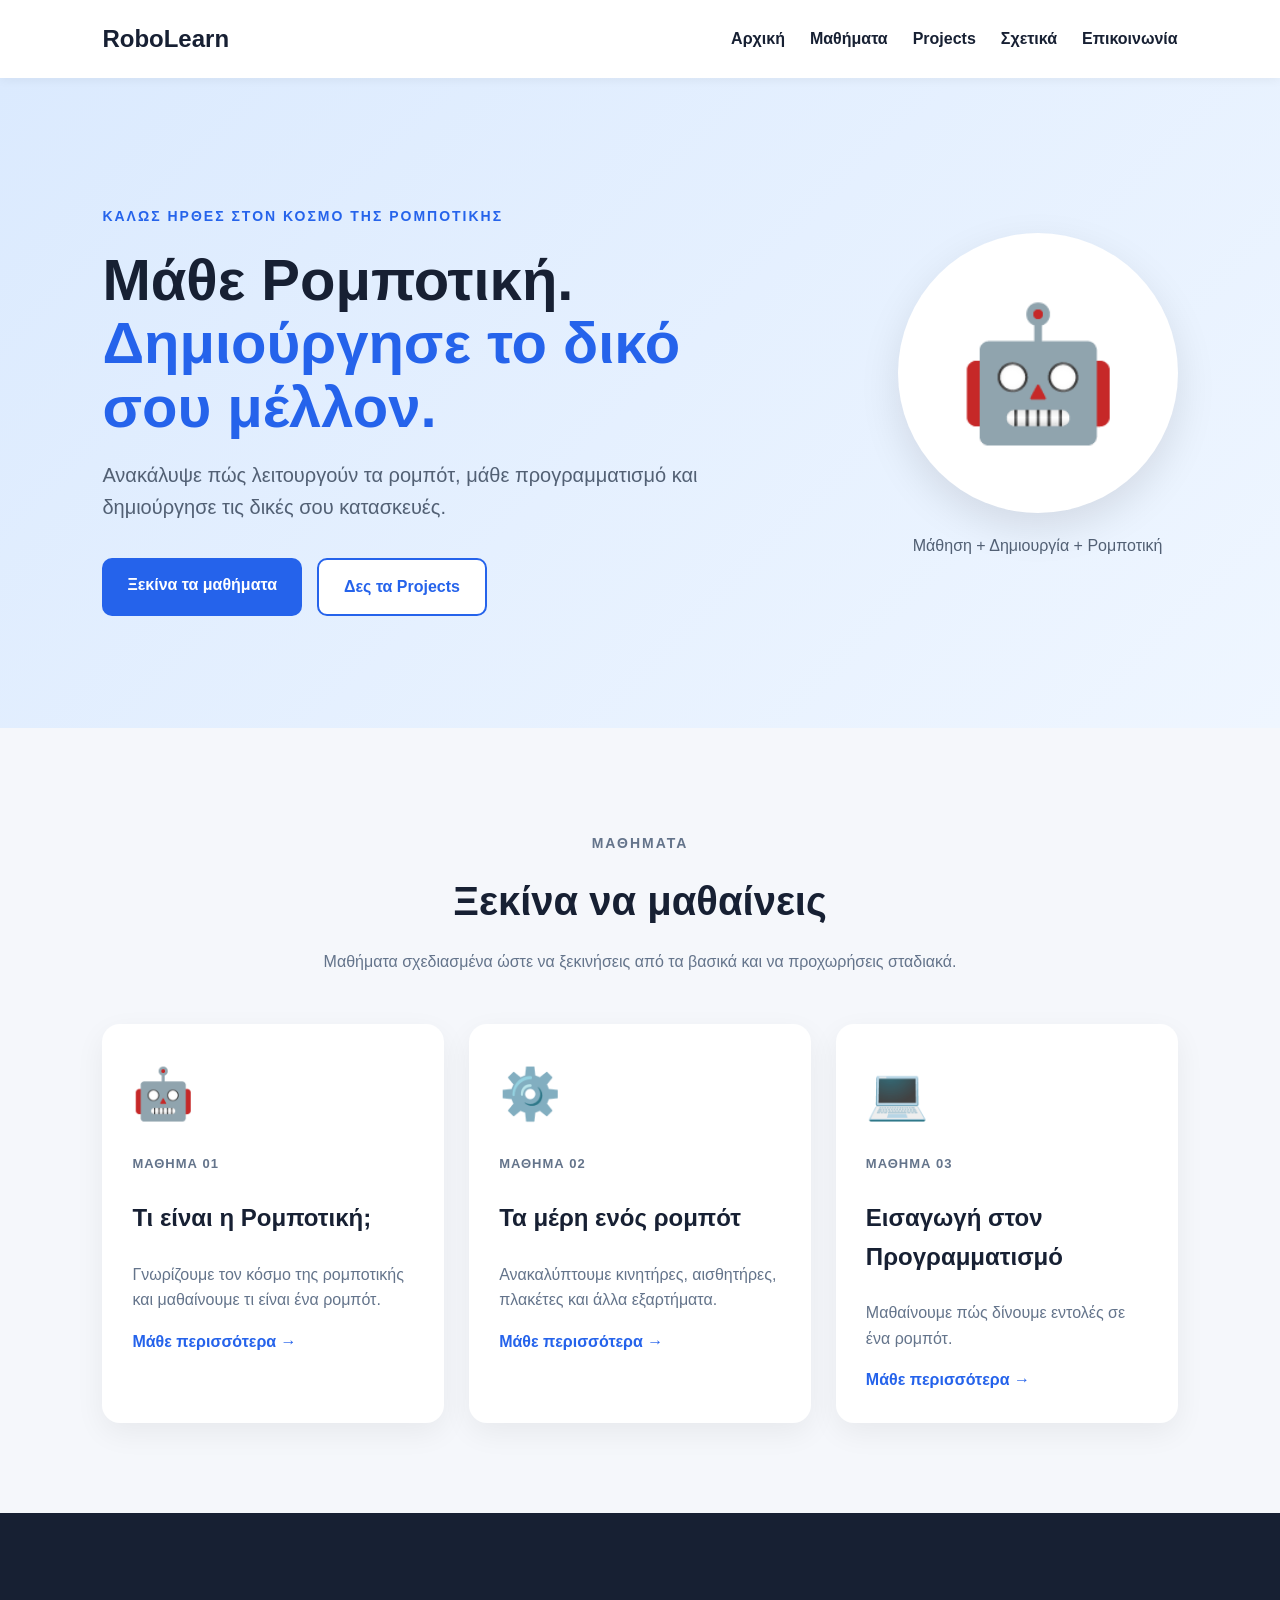
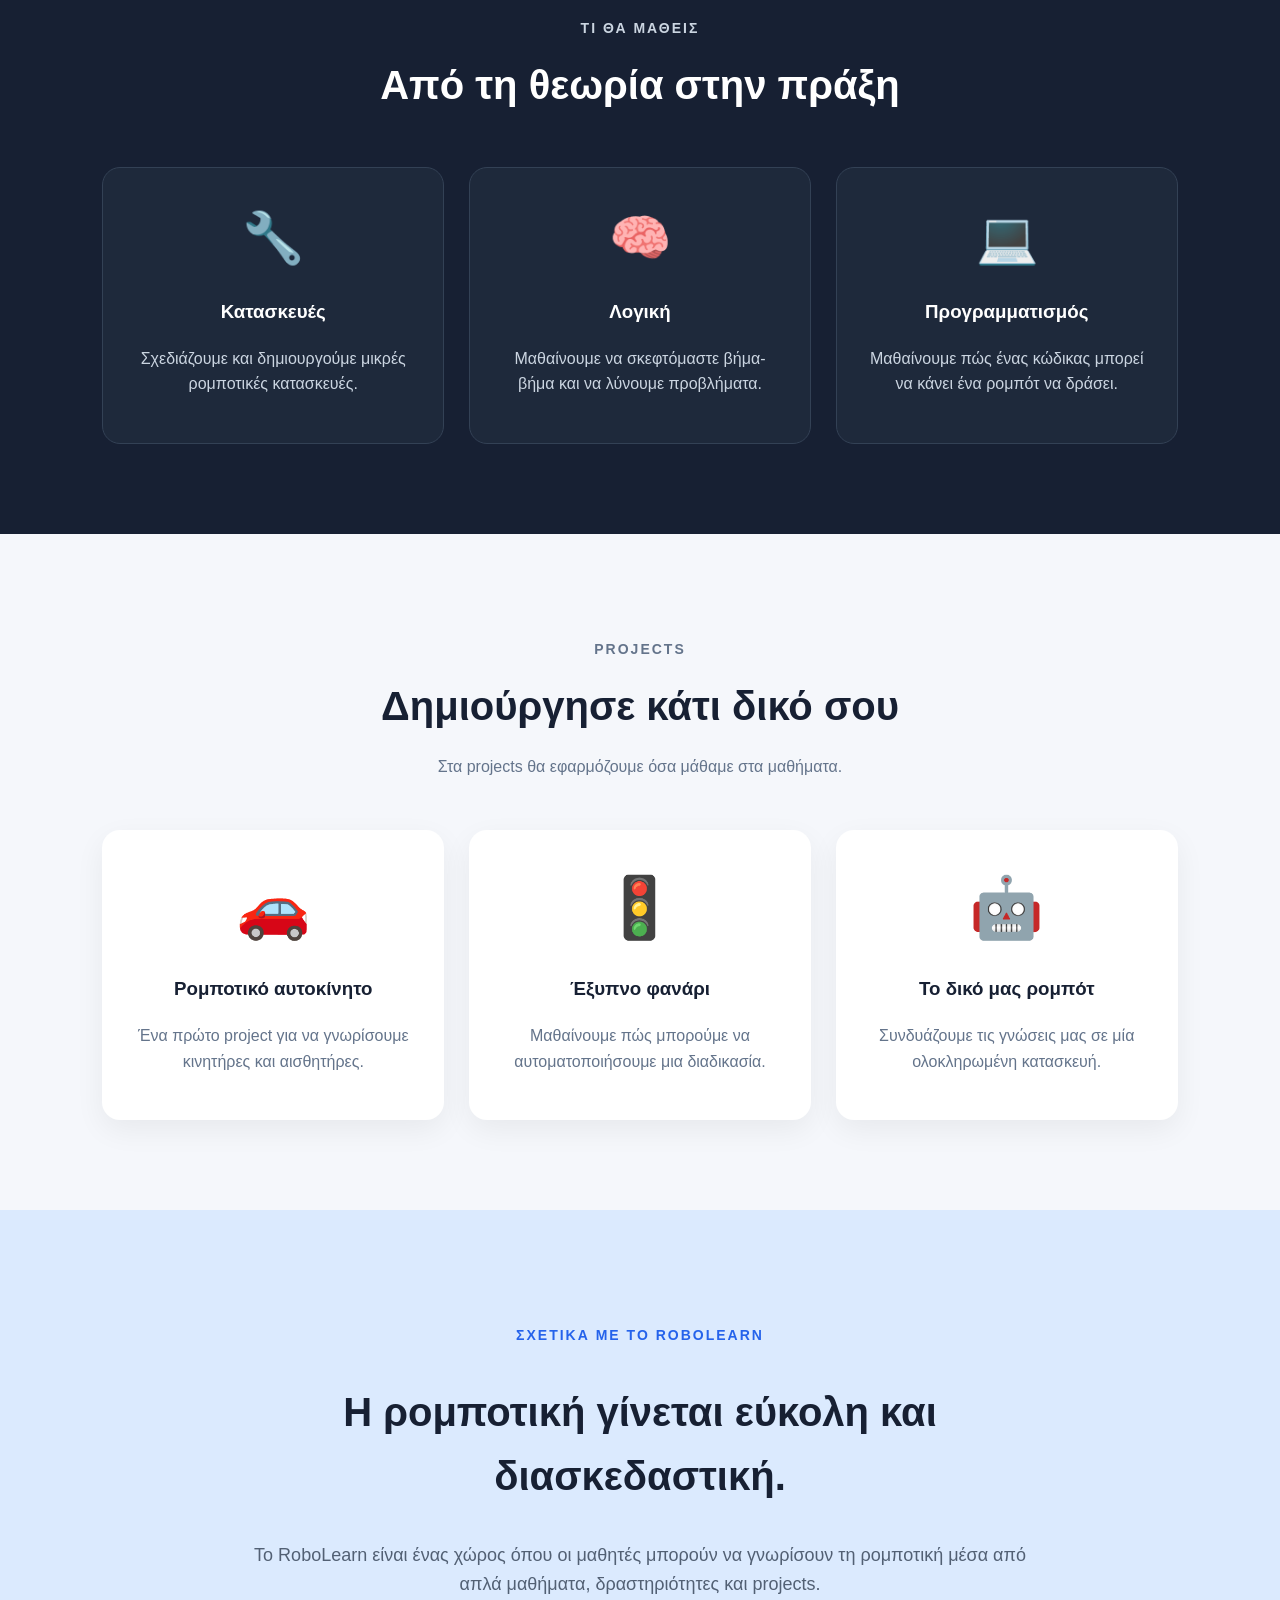
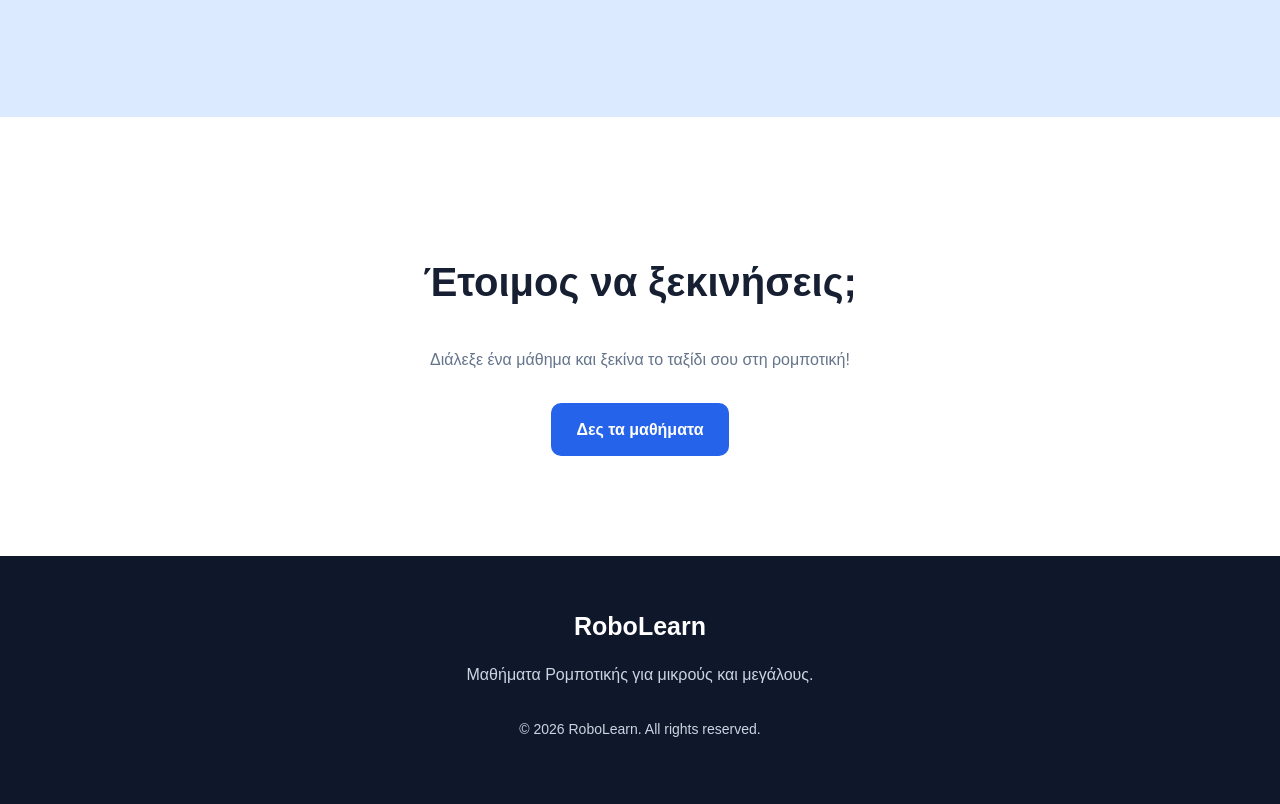
<file: index.html>
<!DOCTYPE html>
<html lang="el">

<head>
    <meta charset="UTF-8">
    <meta name="viewport" content="width=device-width, initial-scale=1.0">

    <title>RoboLearn | Μαθήματα Ρομποτικής</title>

    <link rel="stylesheet" href="style.css">
</head>

<body>

    <!-- =========================
         ΜΕΝΟΥ
    ========================== -->

    <header>

        <nav class="navbar">

            <div class="logo">
                RoboLearn
            </div>

            <div class="menu">
                <a href="#home">Αρχική</a>
                <a href="#courses">Μαθήματα</a>
                <a href="#projects">Projects</a>
                <a href="#about">Σχετικά</a>
                <a href="#contact">Επικοινωνία</a>
            </div>

        </nav>

    </header>


    <!-- =========================
         ΑΡΧΙΚΗ ΠΕΡΙΟΧΗ
    ========================== -->

    <main>

        <section class="hero" id="home">

            <div class="hero-text">

                <p class="small-title">
                    ΚΑΛΩΣ ΗΡΘΕΣ ΣΤΟΝ ΚΟΣΜΟ ΤΗΣ ΡΟΜΠΟΤΙΚΗΣ
                </p>

                <h1>
                    Μάθε Ρομποτική.
                    <span>Δημιούργησε το δικό σου μέλλον.</span>
                </h1>

                <p class="hero-description">
                    Ανακάλυψε πώς λειτουργούν τα ρομπότ,
                    μάθε προγραμματισμό και δημιούργησε
                    τις δικές σου κατασκευές.
                </p>

                <div class="hero-buttons">

                    <a href="#courses" class="button primary-button">
                        Ξεκίνα τα μαθήματα
                    </a>

                    <a href="#projects" class="button secondary-button">
                        Δες τα Projects
                    </a>

                </div>

            </div>


            <div class="robot-box">

                <div class="robot">
                    🤖
                </div>

                <p>
                    Μάθηση + Δημιουργία + Ρομποτική
                </p>

            </div>

        </section>


        <!-- =========================
             ΜΑΘΗΜΑΤΑ
        ========================== -->

        <section class="section" id="courses">

            <div class="section-heading">

                <p class="small-title">
                    ΜΑΘΗΜΑΤΑ
                </p>

                <h2>
                    Ξεκίνα να μαθαίνεις
                </h2>

                <p>
                    Μαθήματα σχεδιασμένα ώστε να ξεκινήσεις
                    από τα βασικά και να προχωρήσεις σταδιακά.
                </p>

            </div>


            <div class="course-container">


                <!-- Κάρτα 1 -->

                <div class="course-card">

                    <div class="course-icon">
                        🤖
                    </div>

                    <p class="lesson-number">
                        ΜΑΘΗΜΑ 01
                    </p>

                    <h3>
                        Τι είναι η Ρομποτική;
                    </h3>

                    <p>
                        Γνωρίζουμε τον κόσμο της ρομποτικής
                        και μαθαίνουμε τι είναι ένα ρομπότ.
                    </p>

                     <a href="mathima1.html" class="course-link">
                        Μάθε περισσότερα →
                     </a>

                </div>


                <!-- Κάρτα 2 -->

                <div class="course-card">

                    <div class="course-icon">
                        ⚙️
                    </div>

                    <p class="lesson-number">
                        ΜΑΘΗΜΑ 02
                    </p>

                    <h3>
                        Τα μέρη ενός ρομπότ
                    </h3>

                    <p>
                        Ανακαλύπτουμε κινητήρες,
                        αισθητήρες, πλακέτες και άλλα εξαρτήματα.
                    </p>

                    <a href="#" class="course-link">
                        Μάθε περισσότερα →
                    </a>

                </div>


                <!-- Κάρτα 3 -->

                <div class="course-card">

                    <div class="course-icon">
                        💻
                    </div>

                    <p class="lesson-number">
                        ΜΑΘΗΜΑ 03
                    </p>

                    <h3>
                        Εισαγωγή στον Προγραμματισμό
                    </h3>

                    <p>
                        Μαθαίνουμε πώς δίνουμε εντολές
                        σε ένα ρομπότ.
                    </p>

                    <a href="#" class="course-link">
                        Μάθε περισσότερα →
                    </a>

                </div>

            </div>

        </section>


        <!-- =========================
             ΤΙ ΘΑ ΜΑΘΕΙΣ
        ========================== -->

        <section class="learning-section">

            <div class="section-heading">

                <p class="small-title">
                    ΤΙ ΘΑ ΜΑΘΕΙΣ
                </p>

                <h2>
                    Από τη θεωρία στην πράξη
                </h2>

            </div>


            <div class="learning-container">

                <div class="learning-box">

                    <div class="learning-icon">
                        🔧
                    </div>

                    <h3>
                        Κατασκευές
                    </h3>

                    <p>
                        Σχεδιάζουμε και δημιουργούμε
                        μικρές ρομποτικές κατασκευές.
                    </p>

                </div>


                <div class="learning-box">

                    <div class="learning-icon">
                        🧠
                    </div>

                    <h3>
                        Λογική
                    </h3>

                    <p>
                        Μαθαίνουμε να σκεφτόμαστε
                        βήμα-βήμα και να λύνουμε προβλήματα.
                    </p>

                </div>


                <div class="learning-box">

                    <div class="learning-icon">
                        💻
                    </div>

                    <h3>
                        Προγραμματισμός
                    </h3>

                    <p>
                        Μαθαίνουμε πώς ένας κώδικας
                        μπορεί να κάνει ένα ρομπότ να δράσει.
                    </p>

                </div>

            </div>

        </section>


        <!-- =========================
             PROJECTS
        ========================== -->

        <section class="section" id="projects">

            <div class="section-heading">

                <p class="small-title">
                    PROJECTS
                </p>

                <h2>
                    Δημιούργησε κάτι δικό σου
                </h2>

                <p>
                    Στα projects θα εφαρμόζουμε
                    όσα μάθαμε στα μαθήματα.
                </p>

            </div>


            <div class="project-container">

                <div class="project-card">
                    <span>🚗</span>
                    <h3>Ρομποτικό αυτοκίνητο</h3>
                    <p>
                        Ένα πρώτο project για να γνωρίσουμε
                        κινητήρες και αισθητήρες.
                    </p>
                </div>


                <div class="project-card">
                    <span>🚦</span>
                    <h3>Έξυπνο φανάρι</h3>
                    <p>
                        Μαθαίνουμε πώς μπορούμε να
                        αυτοματοποιήσουμε μια διαδικασία.
                    </p>
                </div>


                <div class="project-card">
                    <span>🤖</span>
                    <h3>Το δικό μας ρομπότ</h3>
                    <p>
                        Συνδυάζουμε τις γνώσεις μας
                        σε μία ολοκληρωμένη κατασκευή.
                    </p>
                </div>

            </div>

        </section>


        <!-- =========================
             ΣΧΕΤΙΚΑ
        ========================== -->

        <section class="about-section" id="about">

            <div class="about-content">

                <p class="small-title">
                    ΣΧΕΤΙΚΑ ΜΕ ΤΟ ROBOLEARN
                </p>

                <h2>
                    Η ρομποτική γίνεται εύκολη
                    και διασκεδαστική.
                </h2>

                <p>
                    Το RoboLearn είναι ένας χώρος όπου
                    οι μαθητές μπορούν να γνωρίσουν
                    τη ρομποτική μέσα από απλά μαθήματα,
                    δραστηριότητες και projects.
                </p>

            </div>

        </section>


        <!-- =========================
             ΕΠΙΚΟΙΝΩΝΙΑ
        ========================== -->

        <section class="contact-section" id="contact">

            <h2>
                Έτοιμος να ξεκινήσεις;
            </h2>

            <p>
                Διάλεξε ένα μάθημα και ξεκίνα
                το ταξίδι σου στη ρομποτική!
            </p>

            <a href="#courses" class="button primary-button">
                Δες τα μαθήματα
            </a>

        </section>

    </main>


    <!-- =========================
         FOOTER
    ========================== -->

    <footer>

        <div class="footer-logo">
            RoboLearn
        </div>

        <p>
            Μαθήματα Ρομποτικής για μικρούς και μεγάλους.
        </p>

        <p class="copyright">
            © 2026 RoboLearn. All rights reserved.
        </p>

    </footer>

</body>

</html>
</file>
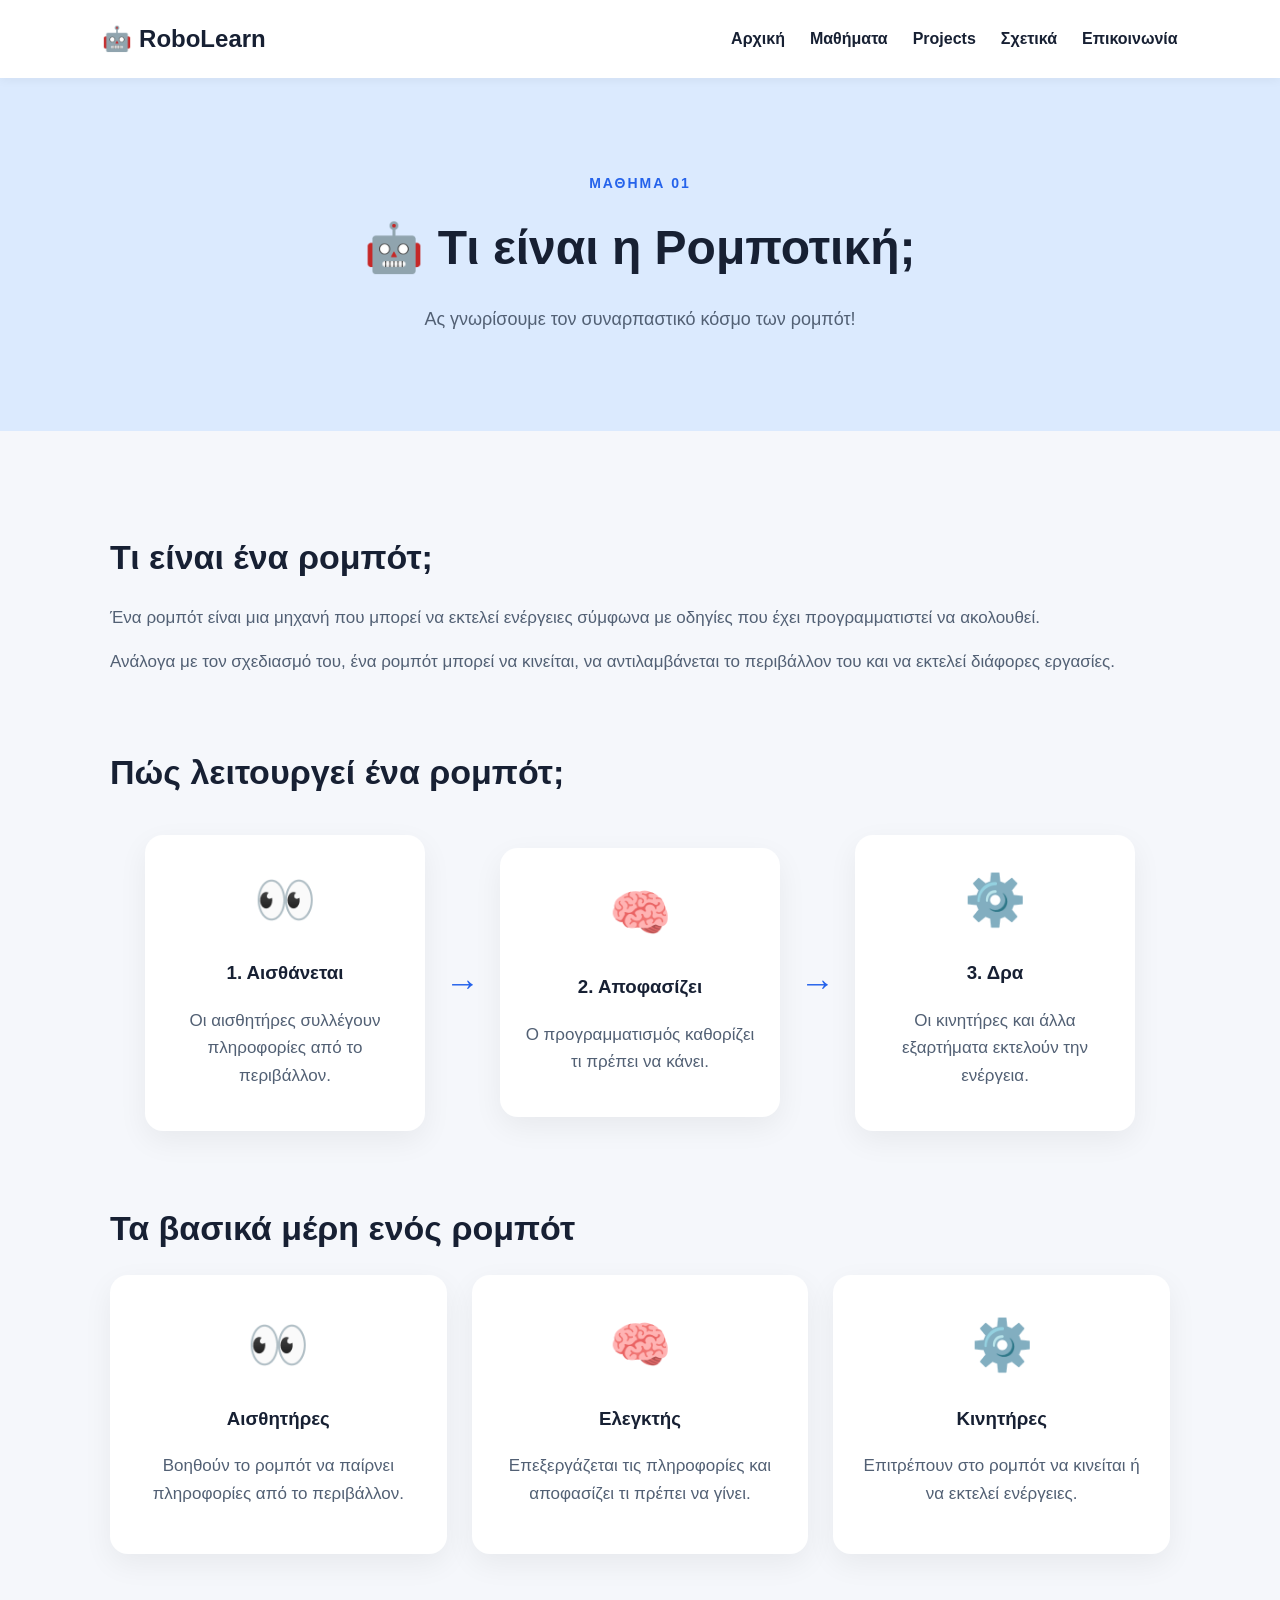
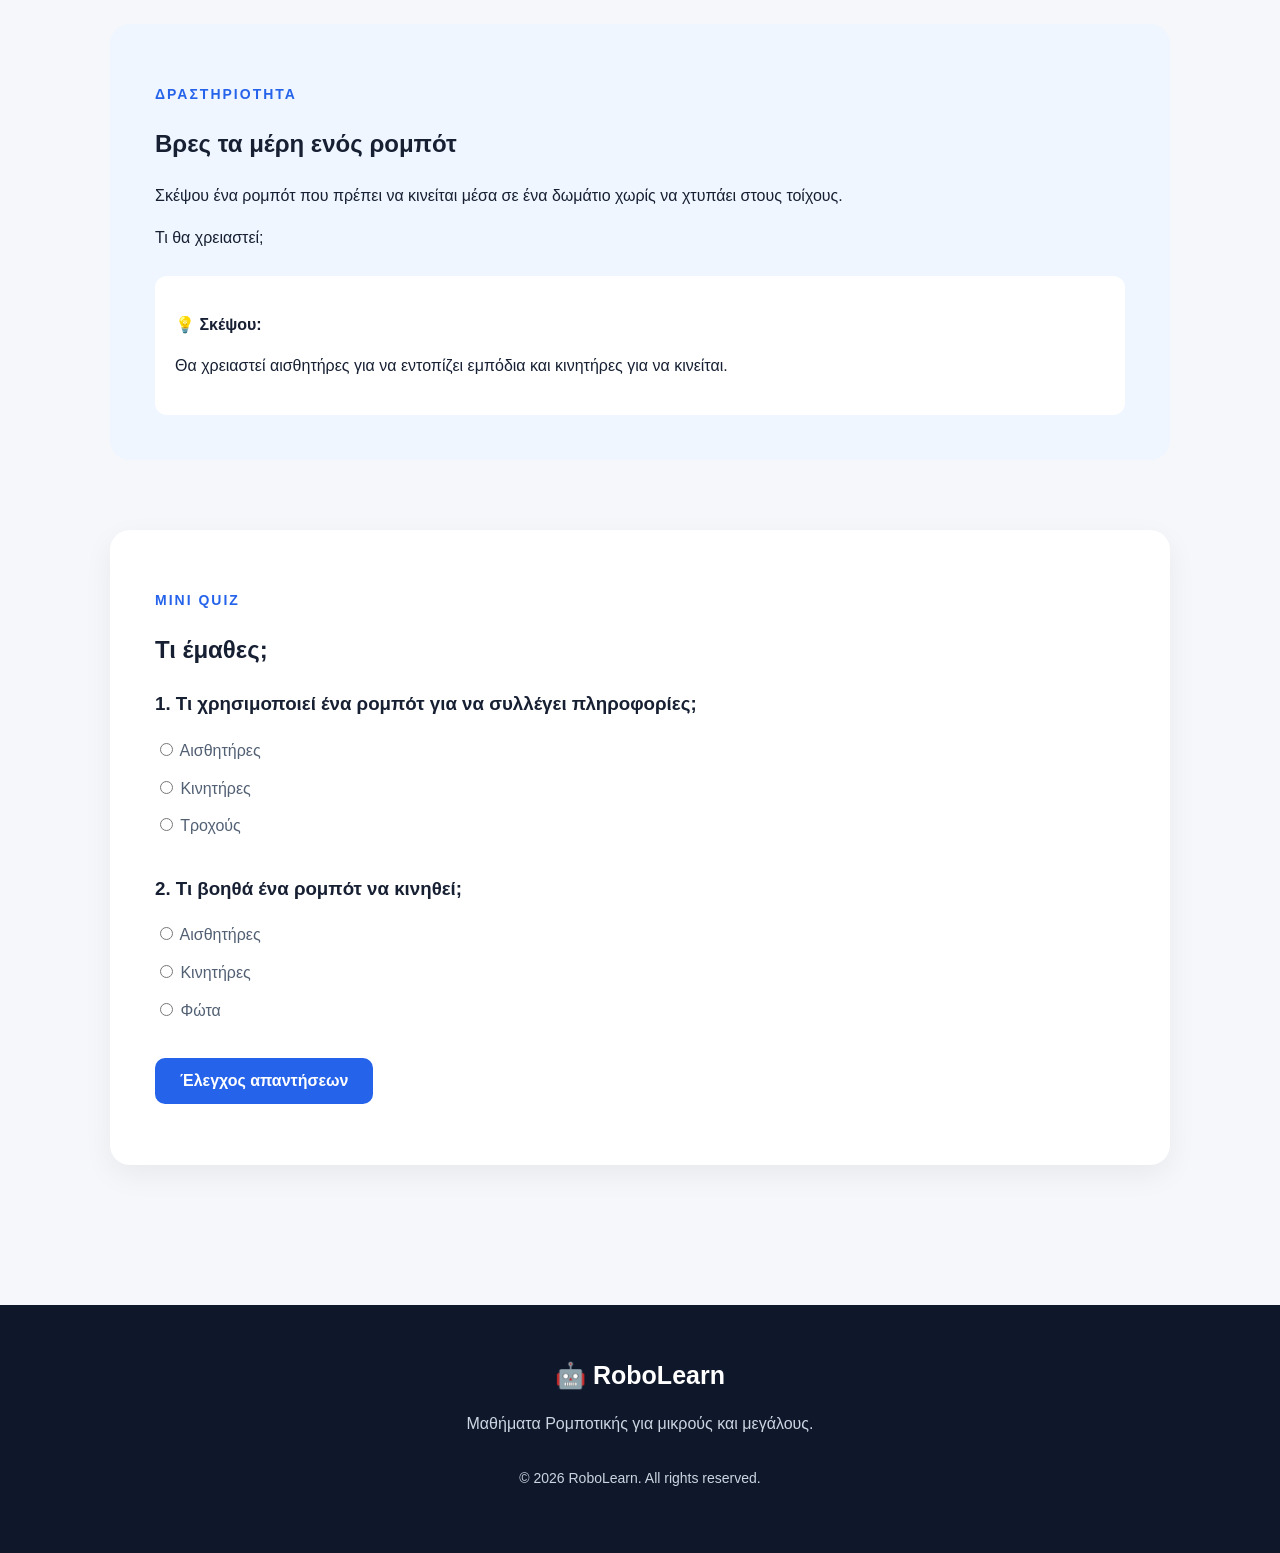
<file: mathima1.html>
<!DOCTYPE html>
<html lang="el">

<head>

    <meta charset="UTF-8">

    <meta name="viewport" content="width=device-width, initial-scale=1.0">

    <title>Μάθημα 1 | RoboLearn</title>

    <link rel="stylesheet" href="style.css">

</head>


<body>


    <!-- ΜΕΝΟΥ -->

    <header>

        <nav class="navbar">

            <div class="logo">
                🤖 RoboLearn
            </div>

            <div class="menu">

                <a href="index.html">Αρχική</a>

                <a href="index.html#courses">Μαθήματα</a>

                <a href="index.html#projects">Projects</a>

                <a href="index.html#about">Σχετικά</a>

                <a href="index.html#contact">Επικοινωνία</a>

            </div>

        </nav>

    </header>



    <!-- ΤΙΤΛΟΣ ΜΑΘΗΜΑΤΟΣ -->

    <section class="lesson-header">

        <p class="small-title">
            ΜΑΘΗΜΑ 01
        </p>

        <h1>
            🤖 Τι είναι η Ρομποτική;
        </h1>

        <p>
            Ας γνωρίσουμε τον συναρπαστικό κόσμο των ρομπότ!
        </p>

    </section>



    <!-- ΚΥΡΙΟ ΜΑΘΗΜΑ -->

    <main class="lesson-content">


        <!-- ΘΕΩΡΙΑ -->

        <section class="lesson-section">

            <h2>
                Τι είναι ένα ρομπότ;
            </h2>

            <p>
                Ένα ρομπότ είναι μια μηχανή που μπορεί
                να εκτελεί ενέργειες σύμφωνα με οδηγίες
                που έχει προγραμματιστεί να ακολουθεί.
            </p>

            <p>
                Ανάλογα με τον σχεδιασμό του, ένα ρομπότ
                μπορεί να κινείται, να αντιλαμβάνεται
                το περιβάλλον του και να εκτελεί διάφορες
                εργασίες.
            </p>

        </section>



        <!-- ΜΙΚΡΟ ΔΙΑΓΡΑΜΜΑ -->

        <section class="lesson-section">

            <h2>
                Πώς λειτουργεί ένα ρομπότ;
            </h2>


            <div class="robot-process">

                <div class="process-box">

                    <div class="process-icon">
                        👀
                    </div>

                    <h3>
                        1. Αισθάνεται
                    </h3>

                    <p>
                        Οι αισθητήρες συλλέγουν
                        πληροφορίες από το περιβάλλον.
                    </p>

                </div>


                <div class="process-arrow">
                    →
                </div>


                <div class="process-box">

                    <div class="process-icon">
                        🧠
                    </div>

                    <h3>
                        2. Αποφασίζει
                    </h3>

                    <p>
                        Ο προγραμματισμός καθορίζει
                        τι πρέπει να κάνει.
                    </p>

                </div>


                <div class="process-arrow">
                    →
                </div>


                <div class="process-box">

                    <div class="process-icon">
                        ⚙️
                    </div>

                    <h3>
                        3. Δρα
                    </h3>

                    <p>
                        Οι κινητήρες και άλλα εξαρτήματα
                        εκτελούν την ενέργεια.
                    </p>

                </div>

            </div>

        </section>



        <!-- ΒΑΣΙΚΑ ΜΕΡΗ -->

        <section class="lesson-section">

            <h2>
                Τα βασικά μέρη ενός ρομπότ
            </h2>


            <div class="parts-container">


                <div class="part-card">

                    <div class="part-icon">
                        👀
                    </div>

                    <h3>
                        Αισθητήρες
                    </h3>

                    <p>
                        Βοηθούν το ρομπότ να παίρνει
                        πληροφορίες από το περιβάλλον.
                    </p>

                </div>


                <div class="part-card">

                    <div class="part-icon">
                        🧠
                    </div>

                    <h3>
                        Ελεγκτής
                    </h3>

                    <p>
                        Επεξεργάζεται τις πληροφορίες
                        και αποφασίζει τι πρέπει να γίνει.
                    </p>

                </div>


                <div class="part-card">

                    <div class="part-icon">
                        ⚙️
                    </div>

                    <h3>
                        Κινητήρες
                    </h3>

                    <p>
                        Επιτρέπουν στο ρομπότ
                        να κινείται ή να εκτελεί ενέργειες.
                    </p>

                </div>

            </div>

        </section>



        <!-- ΔΡΑΣΤΗΡΙΟΤΗΤΑ -->

        <section class="activity-section">

            <p class="small-title">
                ΔΡΑΣΤΗΡΙΟΤΗΤΑ
            </p>

            <h2>
                Βρες τα μέρη ενός ρομπότ
            </h2>

            <p>
                Σκέψου ένα ρομπότ που πρέπει να κινείται
                μέσα σε ένα δωμάτιο χωρίς να χτυπάει στους τοίχους.
            </p>

            <p>
                Τι θα χρειαστεί;
            </p>


            <div class="activity-answer">

                <p>
                    💡 <strong>Σκέψου:</strong>
                </p>

                <p>
                    Θα χρειαστεί αισθητήρες για να εντοπίζει
                    εμπόδια και κινητήρες για να κινείται.
                </p>

            </div>

        </section>



        <!-- QUIZ -->

        <section class="quiz-section">

            <p class="small-title">
                MINI QUIZ
            </p>

            <h2>
                Τι έμαθες;
            </h2>


            <form>


                <div class="question">

                    <h3>
                        1. Τι χρησιμοποιεί ένα ρομπότ
                        για να συλλέγει πληροφορίες;
                    </h3>


                    <label>
                        <input type="radio" name="q1" value="sensors">
                        Αισθητήρες
                    </label>


                    <label>
                        <input type="radio" name="q1" value="motors">
                        Κινητήρες
                    </label>


                    <label>
                        <input type="radio" name="q1" value="wheels">
                        Τροχούς
                    </label>

                </div>



                <div class="question">

                    <h3>
                        2. Τι βοηθά ένα ρομπότ να κινηθεί;
                    </h3>


                    <label>
                        <input type="radio" name="q2" value="sensors">
                        Αισθητήρες
                    </label>


                    <label>
                        <input type="radio" name="q2" value="motors">
                        Κινητήρες
                    </label>


                    <label>
                        <input type="radio" name="q2" value="lights">
                        Φώτα
                    </label>

                </div>


                <button type="button" class="quiz-button" onclick="checkQuiz()">
                    Έλεγχος απαντήσεων
                </button>

                <p id="quiz-result"></p>

            </form>

        </section>


    </main>



    <!-- FOOTER -->

    <footer>

        <div class="footer-logo">
            🤖 RoboLearn
        </div>

        <p>
            Μαθήματα Ρομποτικής για μικρούς και μεγάλους.
        </p>

        <p class="copyright">
            © 2026 RoboLearn. All rights reserved.
        </p>

    </footer>

    <script src="script.js"></script>
    
</body>

</html>
</file>
<file: style.css>
/* ==================================
   ΒΑΣΙΚΕΣ ΡΥΘΜΙΣΕΙΣ
================================== */

* {
    box-sizing: border-box;
}

html {
    scroll-behavior: smooth;
}

body {
    margin: 0;
    font-family: Arial, sans-serif;
    background-color: #f5f7fb;
    color: #172033;
    line-height: 1.6;
}


/* ==================================
   ΜΕΝΟΥ
================================== */

.navbar {
    width: 100%;
    padding: 20px 8%;
    background-color: white;

    display: flex;
    justify-content: space-between;
    align-items: center;

    box-shadow: 0 2px 10px rgba(0, 0, 0, 0.05);

    position: sticky;
    top: 0;
    z-index: 1000;
}

.logo {
    font-size: 24px;
    font-weight: bold;
}

.menu {
    display: flex;
    gap: 25px;
}

.menu a {
    text-decoration: none;
    color: #172033;
    font-weight: 600;
}

.menu a:hover {
    color: #2563eb;
}


/* ==================================
   HERO
================================== */

.hero {
    min-height: 650px;
    padding: 80px 8%;

    display: flex;
    justify-content: space-between;
    align-items: center;
    gap: 50px;

    background: linear-gradient(
        135deg,
        #dbeafe,
        #eff6ff
    );
}

.hero-text {
    max-width: 700px;
}

.small-title {
    color: #2563eb;
    font-size: 14px;
    font-weight: bold;
    letter-spacing: 2px;
}

.hero h1 {
    font-size: 58px;
    line-height: 1.1;
    margin: 20px 0;
}

.hero h1 span {
    display: block;
    color: #2563eb;
}

.hero-description {
    font-size: 20px;
    max-width: 600px;
    color: #526074;
}

.hero-buttons {
    margin-top: 35px;
    display: flex;
    gap: 15px;
    flex-wrap: wrap;
}


/* ==================================
   ROBOT
================================== */

.robot-box {
    text-align: center;
}

.robot {
    width: 280px;
    height: 280px;

    display: flex;
    justify-content: center;
    align-items: center;

    background-color: white;
    border-radius: 50%;

    font-size: 130px;

    box-shadow: 0 15px 40px rgba(0, 0, 0, 0.10);
}

.robot-box p {
    color: #526074;
    margin-top: 20px;
}


/* ==================================
   ΚΟΥΜΠΙΑ
================================== */

.button {
    display: inline-block;

    padding: 14px 25px;

    border-radius: 10px;

    text-decoration: none;

    font-weight: bold;

    transition: 0.3s;
}

.primary-button {
    background-color: #2563eb;
    color: white;
}

.primary-button:hover {
    background-color: #1d4ed8;
    transform: translateY(-2px);
}

.secondary-button {
    border: 2px solid #2563eb;
    color: #2563eb;
    background-color: white;
}

.secondary-button:hover {
    background-color: #2563eb;
    color: white;
}


/* ==================================
   ΓΕΝΙΚΕΣ SECTIONS
================================== */

.section {
    padding: 90px 8%;
}

.section-heading {
    text-align: center;
    max-width: 700px;
    margin: 0 auto 50px;
}

.section-heading h2 {
    font-size: 40px;
    margin: 10px 0;
}

.section-heading p {
    color: #64748b;
}


/* ==================================
   ΜΑΘΗΜΑΤΑ
================================== */

.course-container {
    display: grid;

    grid-template-columns:
        repeat(3, 1fr);

    gap: 25px;

    max-width: 1200px;

    margin: auto;
}

.course-card {
    background-color: white;

    padding: 30px;

    border-radius: 18px;

    box-shadow:
        0 10px 30px rgba(0, 0, 0, 0.06);

    transition: 0.3s;
}

.course-card:hover {
    transform: translateY(-8px);
}

.course-icon {
    font-size: 50px;
    margin-bottom: 20px;
}

.lesson-number {
    color: #2563eb;
    font-size: 13px;
    font-weight: bold;
    letter-spacing: 1px;
}

.course-card h3 {
    font-size: 24px;
}

.course-card p {
    color: #64748b;
}

.course-link {
    color: #2563eb;
    text-decoration: none;
    font-weight: bold;
}


/* ==================================
   ΤΙ ΘΑ ΜΑΘΕΙΣ
================================== */

.learning-section {
    padding: 90px 8%;
    background-color: #172033;
    color: white;
}

.learning-section .section-heading p {
    color: #cbd5e1;
}

.learning-container {
    max-width: 1100px;
    margin: auto;

    display: grid;
    grid-template-columns:
        repeat(3, 1fr);

    gap: 25px;
}

.learning-box {
    padding: 30px;

    border: 1px solid #334155;

    border-radius: 18px;

    background-color: #1e293b;

    text-align: center;
}

.learning-icon {
    font-size: 50px;
}

.learning-box p {
    color: #cbd5e1;
}


/* ==================================
   PROJECTS
================================== */

.project-container {
    max-width: 1100px;
    margin: auto;

    display: grid;
    grid-template-columns:
        repeat(3, 1fr);

    gap: 25px;
}

.project-card {
    background-color: white;

    padding: 30px;

    border-radius: 18px;

    text-align: center;

    box-shadow:
        0 10px 30px rgba(0, 0, 0, 0.06);
}

.project-card span {
    font-size: 60px;
}

.project-card p {
    color: #64748b;
}


/* ==================================
   ABOUT
================================== */

.about-section {
    padding: 100px 8%;

    background-color: #dbeafe;
}

.about-content {
    max-width: 800px;
    margin: auto;
    text-align: center;
}

.about-content h2 {
    font-size: 40px;
}

.about-content p:last-child {
    color: #526074;
    font-size: 18px;
}


/* ==================================
   CONTACT
================================== */

.contact-section {
    padding: 100px 20px;

    text-align: center;

    background-color: white;
}

.contact-section h2 {
    font-size: 40px;
}

.contact-section p {
    color: #64748b;
    margin-bottom: 30px;
}


/* ==================================
   FOOTER
================================== */

footer {
    padding: 50px 20px;

    text-align: center;

    background-color: #0f172a;

    color: white;
}

.footer-logo {
    font-size: 25px;
    font-weight: bold;
}

footer p {
    color: #cbd5e1;
}

.copyright {
    margin-top: 30px;
    font-size: 14px;
}


/* ==================================
   ΓΙΑ ΚΙΝΗΤΑ
================================== */

@media (max-width: 900px) {

    .hero {
        flex-direction: column;
        text-align: center;
    }

    .hero-description {
        margin-left: auto;
        margin-right: auto;
    }

    .hero-buttons {
        justify-content: center;
    }

    .course-container,
    .learning-container,
    .project-container {
        grid-template-columns: 1fr;
    }

    .menu {
        gap: 12px;
    }

    .navbar {
        padding: 18px 5%;
    }

    .hero h1 {
        font-size: 42px;
    }

}

/* ==================================
   ΣΕΛΙΔΑ ΜΑΘΗΜΑΤΟΣ
================================== */

.lesson-header {
    padding: 80px 20px;
    text-align: center;
    background-color: #dbeafe;
}

.lesson-header h1 {
    font-size: 48px;
    margin: 15px 0;
}

.lesson-header p:last-child {
    color: #526074;
    font-size: 18px;
}


.lesson-content {
    max-width: 1100px;
    margin: auto;
    padding: 70px 20px;
}


.lesson-section {
    margin-bottom: 70px;
}

.lesson-section h2 {
    font-size: 34px;
    margin-bottom: 20px;
}

.lesson-section p {
    color: #526074;
    font-size: 17px;
}


/* ΔΙΑΓΡΑΜΜΑ */

.robot-process {
    display: flex;
    align-items: center;
    justify-content: center;
    gap: 20px;
    margin-top: 35px;
    flex-wrap: wrap;
}

.process-box {
    background-color: white;
    padding: 25px;
    width: 280px;
    text-align: center;
    border-radius: 18px;
    box-shadow: 0 10px 30px rgba(0, 0, 0, 0.06);
}

.process-icon {
    font-size: 50px;
}

.process-arrow {
    font-size: 35px;
    color: #2563eb;
}


/* ΜΕΡΗ ΡΟΜΠΟΤ */

.parts-container {
    display: grid;
    grid-template-columns: repeat(3, 1fr);
    gap: 25px;
}

.part-card {
    background-color: white;
    padding: 30px;
    text-align: center;
    border-radius: 18px;
    box-shadow: 0 10px 30px rgba(0, 0, 0, 0.06);
}

.part-icon {
    font-size: 50px;
}


/* ΔΡΑΣΤΗΡΙΟΤΗΤΑ */

.activity-section {
    padding: 45px;
    margin-bottom: 70px;
    background-color: #eff6ff;
    border-radius: 20px;
}

.activity-answer {
    background-color: white;
    padding: 20px;
    margin-top: 25px;
    border-radius: 12px;
}


/* QUIZ */

.quiz-section {
    background-color: white;
    padding: 45px;
    border-radius: 20px;
    box-shadow: 0 10px 30px rgba(0, 0, 0, 0.06);
    margin-bottom: 70px;
}

.question {
    margin-bottom: 35px;
}

.question label {
    display: block;
    margin: 12px 0;
    color: #526074;
}

.quiz-button {
    border: none;
    background-color: #2563eb;
    color: white;
    padding: 14px 25px;
    border-radius: 10px;
    font-size: 16px;
    font-weight: bold;
    cursor: pointer;
}

.quiz-button:hover {
    background-color: #1d4ed8;
}


/* ΚΙΝΗΤΑ */

@media (max-width: 900px) {

    .parts-container {
        grid-template-columns: 1fr;
    }

    .process-arrow {
        transform: rotate(90deg);
    }

    .lesson-header h1 {
        font-size: 38px;
    }

}
</file>
